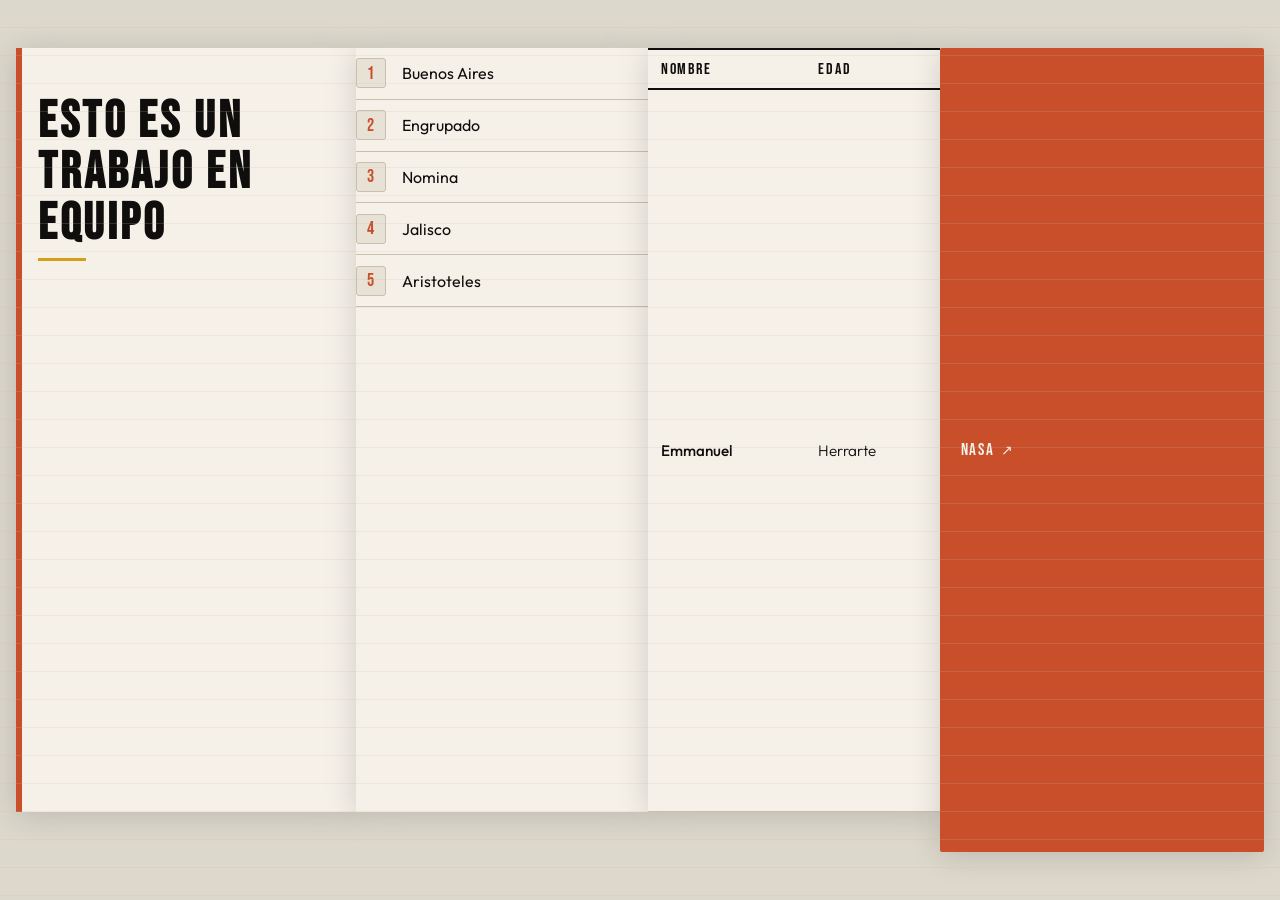
<file: index.html>
<!DOCTYPE html>
<html lang="en">
<head>
    <meta charset="UTF-8">
    <meta name="viewport" content="width=device-width, initial-scale=1.0">
    <title>EJEMPLO</title>
    <link rel="stylesheet" href="CSS/stylet.css">
</head>
<body>
    <h1>ESTO ES UN TRABAJO EN EQUIPO</h1>

    <ol>
        <li>Buenos Aires</li>
        <li>Engrupado</li>
        <li>Nomina</li>
        <li>Jalisco</li>
        <li>Aristoteles</li>
    </ol>

    <table>
        <thead>
            <tr>
                <th>NOMBRE</th>
                <th>EDAD</th>
            </tr>
        </thead>
        <tbody>
            <tr>
                <td>Emmanuel</td>
                <td>Herrarte</td>
            </tr>
        </tbody>
    </table>

<br>

<a href="https://www.nasa.gov" _blank>NASA</a>
</body>
</html>
</file>
<file: CSS/stylet.css>
/* ============================================
    ESTILO EDITORIAL — "TRABAJO EN EQUIPO"
    Tipografía: Bebas Neue + Outfit
    Tema: Papel vintage con acentos en óxido
   ============================================ */

@import url('https://fonts.googleapis.com/css2?family=Bebas+Neue&family=Outfit:wght@300;400;500&display=swap');

/* --- Variables --- */
:root {
    --ink:   #0f0e0c;
    --paper: #f5f0e8;
    --rust:  #c94f2a;
    --gold:  #d4a017;
    --smoke: #e8e2d6;
    --line:  #c8bfaf;
}

/* --- Base --- */
* {
    box-sizing: border-box;
    margin: 0;
    padding: 0;
}

body {
    background: #ddd8cc;          /* fondo externo más oscuro para resaltar la página */
    min-height: 100vh;
    display: flex;
    justify-content: center;
    padding: 3rem 1rem;
    font-family: 'Outfit', sans-serif;
    font-weight: 300;
    color: var(--ink);
}

/* --- Hoja de papel --- */
body > * {
    background: var(--paper);
    max-width: 680px;
    width: 100%;
    padding: 3rem 2.5rem;
    position: relative;
    box-shadow: 0 4px 30px rgba(0,0,0,0.15);
}

/* Líneas de fondo tipo libreta */
body::after {
    content: "";
    position: fixed;
    inset: 0;
    background: repeating-linear-gradient(
    transparent, transparent 27px,
    rgba(200,191,175,0.2) 27px, rgba(200,191,175,0.2) 28px
    );
    pointer-events: none;
    z-index: 0;
}

/* ---- H1 ---- */
h1 {
    font-family: 'Bebas Neue', sans-serif;
    font-size: clamp(2rem, 6vw, 3.2rem);
    letter-spacing: 0.06em;
    line-height: 1;
    color: var(--ink);
    border-left: 6px solid var(--rust);
    padding-left: 1rem;
    margin-bottom: 2.5rem;
}

h1::after {
    content: "";
    display: block;
    width: 3rem;
    height: 3px;
    background: var(--gold);
    margin-top: 0.5rem;
}

/* ---- LISTA ORDENADA ---- */
ol {
    list-style: none;
    counter-reset: n;
    margin: 0 0 2.5rem;
    padding: 0;
}

ol li {
    counter-increment: n;
    display: flex;
    align-items: center;
    gap: 1rem;
    padding: 0.65rem 0;
    border-bottom: 1px solid var(--line);
    font-size: 1rem;
    font-weight: 400;
    transition: padding-left 0.2s, color 0.2s;
}

ol li:hover {
    padding-left: 0.5rem;
    color: var(--rust);
}

ol li::before {
    content: counter(n);
    font-family: 'Bebas Neue', sans-serif;
    font-size: 1.1rem;
    color: var(--rust);
    background: var(--smoke);
    border: 1px solid var(--line);
    border-radius: 3px;
    width: 28px;
    height: 28px;
    display: flex;
    align-items: center;
    justify-content: center;
    flex-shrink: 0;
}

/* ---- TABLA ---- */
table {
    width: 100%;
    border-collapse: collapse;
    margin: 0 0 2.5rem;
    font-size: 0.95rem;
}

thead tr {
    border-top: 2px solid var(--ink);
    border-bottom: 2px solid var(--ink);
}

thead th {
    font-family: 'Bebas Neue', sans-serif;
    font-size: 1rem;
    letter-spacing: 0.12em;
    font-weight: 400;
    text-align: left;
    padding: 0.6rem 0.8rem;
    color: var(--ink);
}

tbody td {
    padding: 0.7rem 0.8rem;
    border-bottom: 1px solid var(--line);
    color: var(--ink);
    transition: background 0.2s;
}

tbody tr:hover td {
    background: var(--smoke);
}

tbody td:first-child {
    font-weight: 500;
}

/* ---- ENLACE ---- */
a {
    display: inline-flex;
    align-items: center;
    gap: 0.4rem;
    font-family: 'Bebas Neue', sans-serif;
    font-size: 1.05rem;
    letter-spacing: 0.1em;
    color: var(--paper);
    background: var(--rust);
    padding: 0.5rem 1.3rem;
    border-radius: 2px;
    text-decoration: none;
    transition: background 0.2s, transform 0.15s;
}

a::after {
    content: "↗";
    font-size: 0.85rem;
}

a:hover {
    background: var(--ink);
    transform: translateY(-2px);
}
</file>
